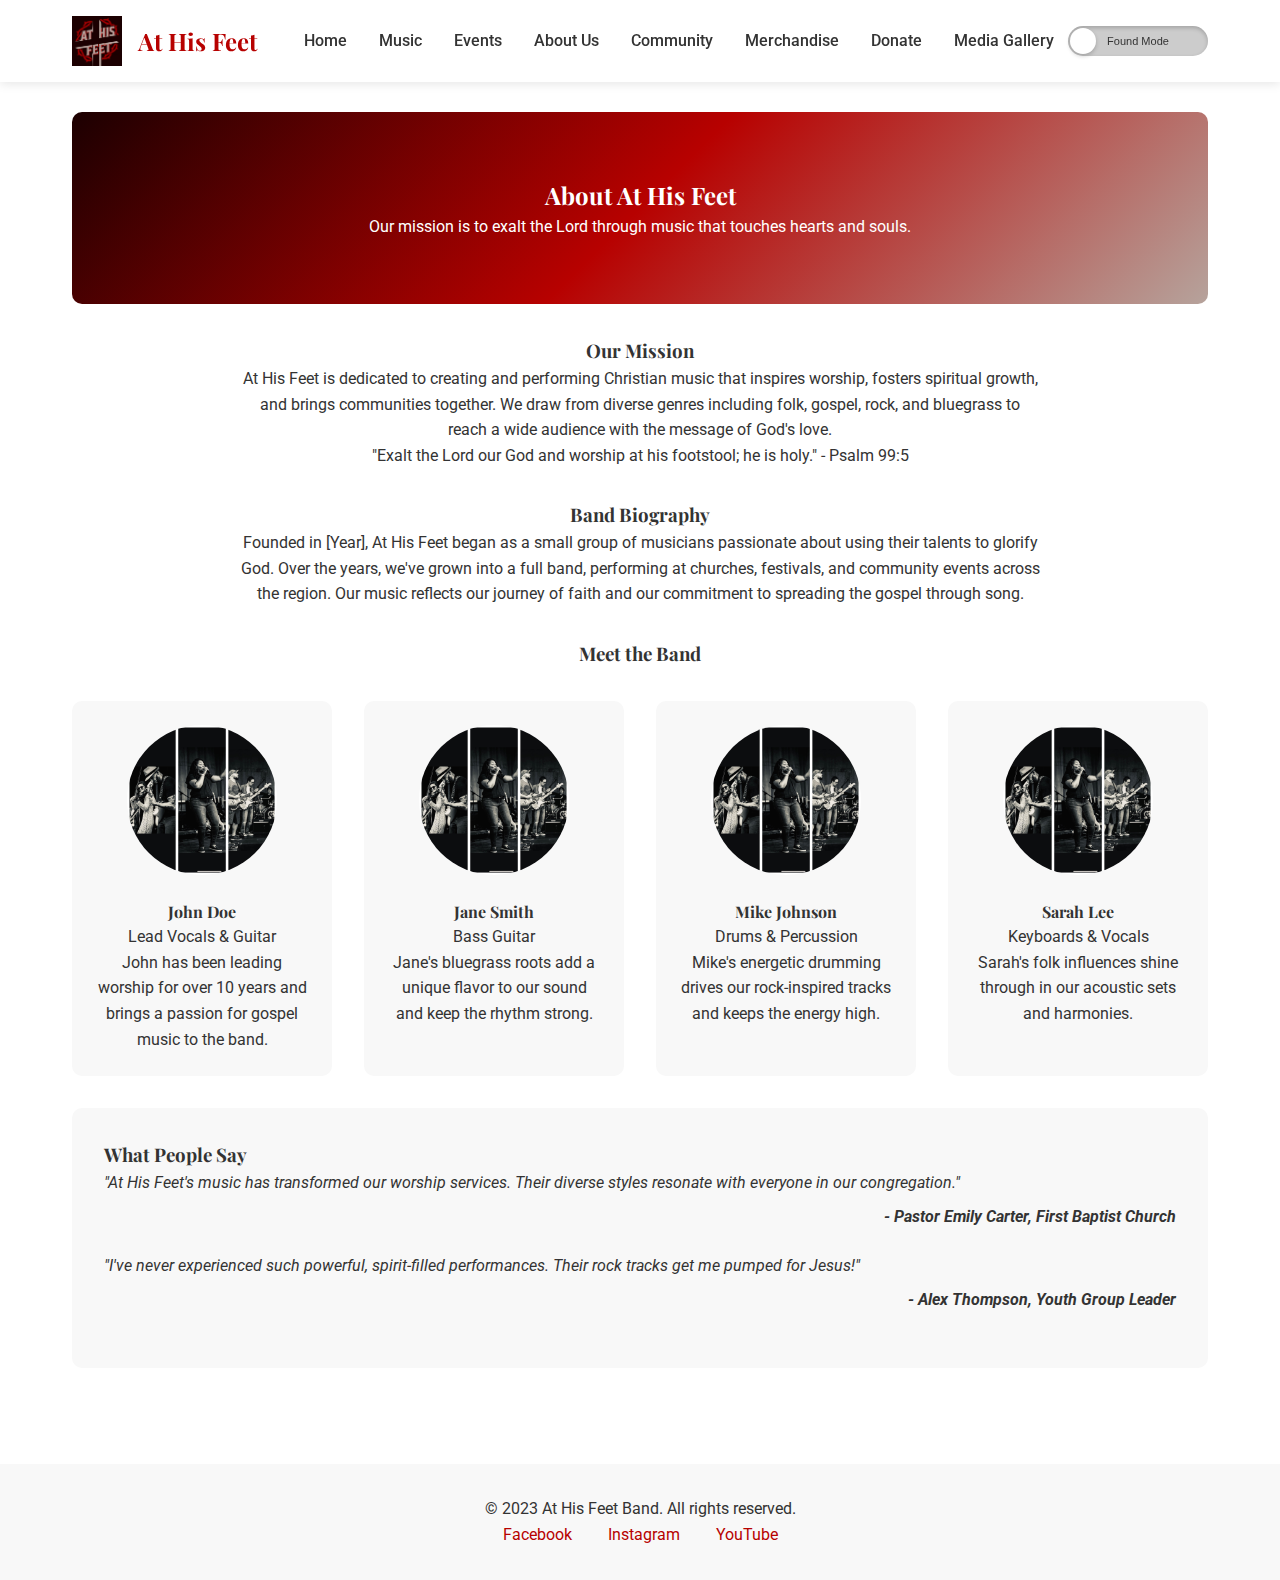
<file: about.html>
<!DOCTYPE html>
<html lang="en">
<head>
    <meta charset="UTF-8">
    <meta name="viewport" content="width=device-width, initial-scale=1.0">
    <title>About Us - At His Feet</title>
    <link rel="stylesheet" href="styles.css">
    <link rel="icon" href="wwwroot/images/band/at-his-feet-band-logo.jpg" type="image/jpg">
</head>
<body>
    <header>
        <nav>
            <div class="logo">
                <img src="wwwroot/images/band/at-his-feet-band-logo.jpg" alt="At His Feet Band Logo">
                <h1>At His Feet</h1>
            </div>
            <ul>
                <li><a href="index.html">Home</a></li>
                <li><a href="music.html">Music</a></li>
                <li><a href="events.html">Events</a></li>
                <li><a href="about.html">About Us</a></li>
                <li><a href="community.html">Community</a></li>
                <li><a href="merchandise.html">Merchandise</a></li>
                <li><a href="donate.html">Donate</a></li>
                <li><a href="media.html">Media Gallery</a></li>
            </ul>
            <button id="theme-toggle" aria-label="Toggle theme"></button>
        </nav>
    </header>

    <main>
        <section class="about-hero">
            <h2>About At His Feet</h2>
            <p>Our mission is to exalt the Lord through music that touches hearts and souls.</p>
        </section>

        <section class="mission">
            <h3>Our Mission</h3>
            <p>At His Feet is dedicated to creating and performing Christian music that inspires worship, fosters spiritual growth, and brings communities together. We draw from diverse genres including folk, gospel, rock, and bluegrass to reach a wide audience with the message of God's love.</p>
            <blockquote>"Exalt the Lord our God and worship at his footstool; he is holy." - Psalm 99:5</blockquote>
        </section>

        <section class="band-bio">
            <h3>Band Biography</h3>
            <p>Founded in [Year], At His Feet began as a small group of musicians passionate about using their talents to glorify God. Over the years, we've grown into a full band, performing at churches, festivals, and community events across the region. Our music reflects our journey of faith and our commitment to spreading the gospel through song.</p>
        </section>

        <section class="members">
            <h3>Meet the Band</h3>
            <div class="member-profiles">
                <div class="member">
                    <img src="wwwroot/images/band/at-his-feet-band-pic.jpg" alt="Lead Singer">
                    <h4>John Doe</h4>
                    <p>Lead Vocals & Guitar</p>
                    <p>John has been leading worship for over 10 years and brings a passion for gospel music to the band.</p>
                </div>

                <div class="member">
                    <img src="wwwroot/images/band/at-his-feet-band-pic.jpg" alt="Bassist">
                    <h4>Jane Smith</h4>
                    <p>Bass Guitar</p>
                    <p>Jane's bluegrass roots add a unique flavor to our sound and keep the rhythm strong.</p>
                </div>

                <div class="member">
                    <img src="wwwroot/images/band/at-his-feet-band-pic.jpg" alt="Drummer">
                    <h4>Mike Johnson</h4>
                    <p>Drums & Percussion</p>
                    <p>Mike's energetic drumming drives our rock-inspired tracks and keeps the energy high.</p>
                </div>

                <div class="member">
                    <img src="wwwroot/images/band/at-his-feet-band-pic.jpg" alt="Keyboardist">
                    <h4>Sarah Lee</h4>
                    <p>Keyboards & Vocals</p>
                    <p>Sarah's folk influences shine through in our acoustic sets and harmonies.</p>
                </div>
            </div>
        </section>

        <section class="testimonials">
            <h3>What People Say</h3>
            <div class="testimonial">
                <p>"At His Feet's music has transformed our worship services. Their diverse styles resonate with everyone in our congregation."</p>
                <cite>- Pastor Emily Carter, First Baptist Church</cite>
            </div>
            <div class="testimonial">
                <p>"I've never experienced such powerful, spirit-filled performances. Their rock tracks get me pumped for Jesus!"</p>
                <cite>- Alex Thompson, Youth Group Leader</cite>
            </div>
        </section>
    </main>

    <footer>
        <p>&copy; 2023 At His Feet Band. All rights reserved.</p>
        <div class="social-links">
            <a href="#">Facebook</a>
            <a href="#">Instagram</a>
            <a href="#">YouTube</a>
        </div>
    </footer>

    <script src="script.js"></script>
</body>
</html>
</file>
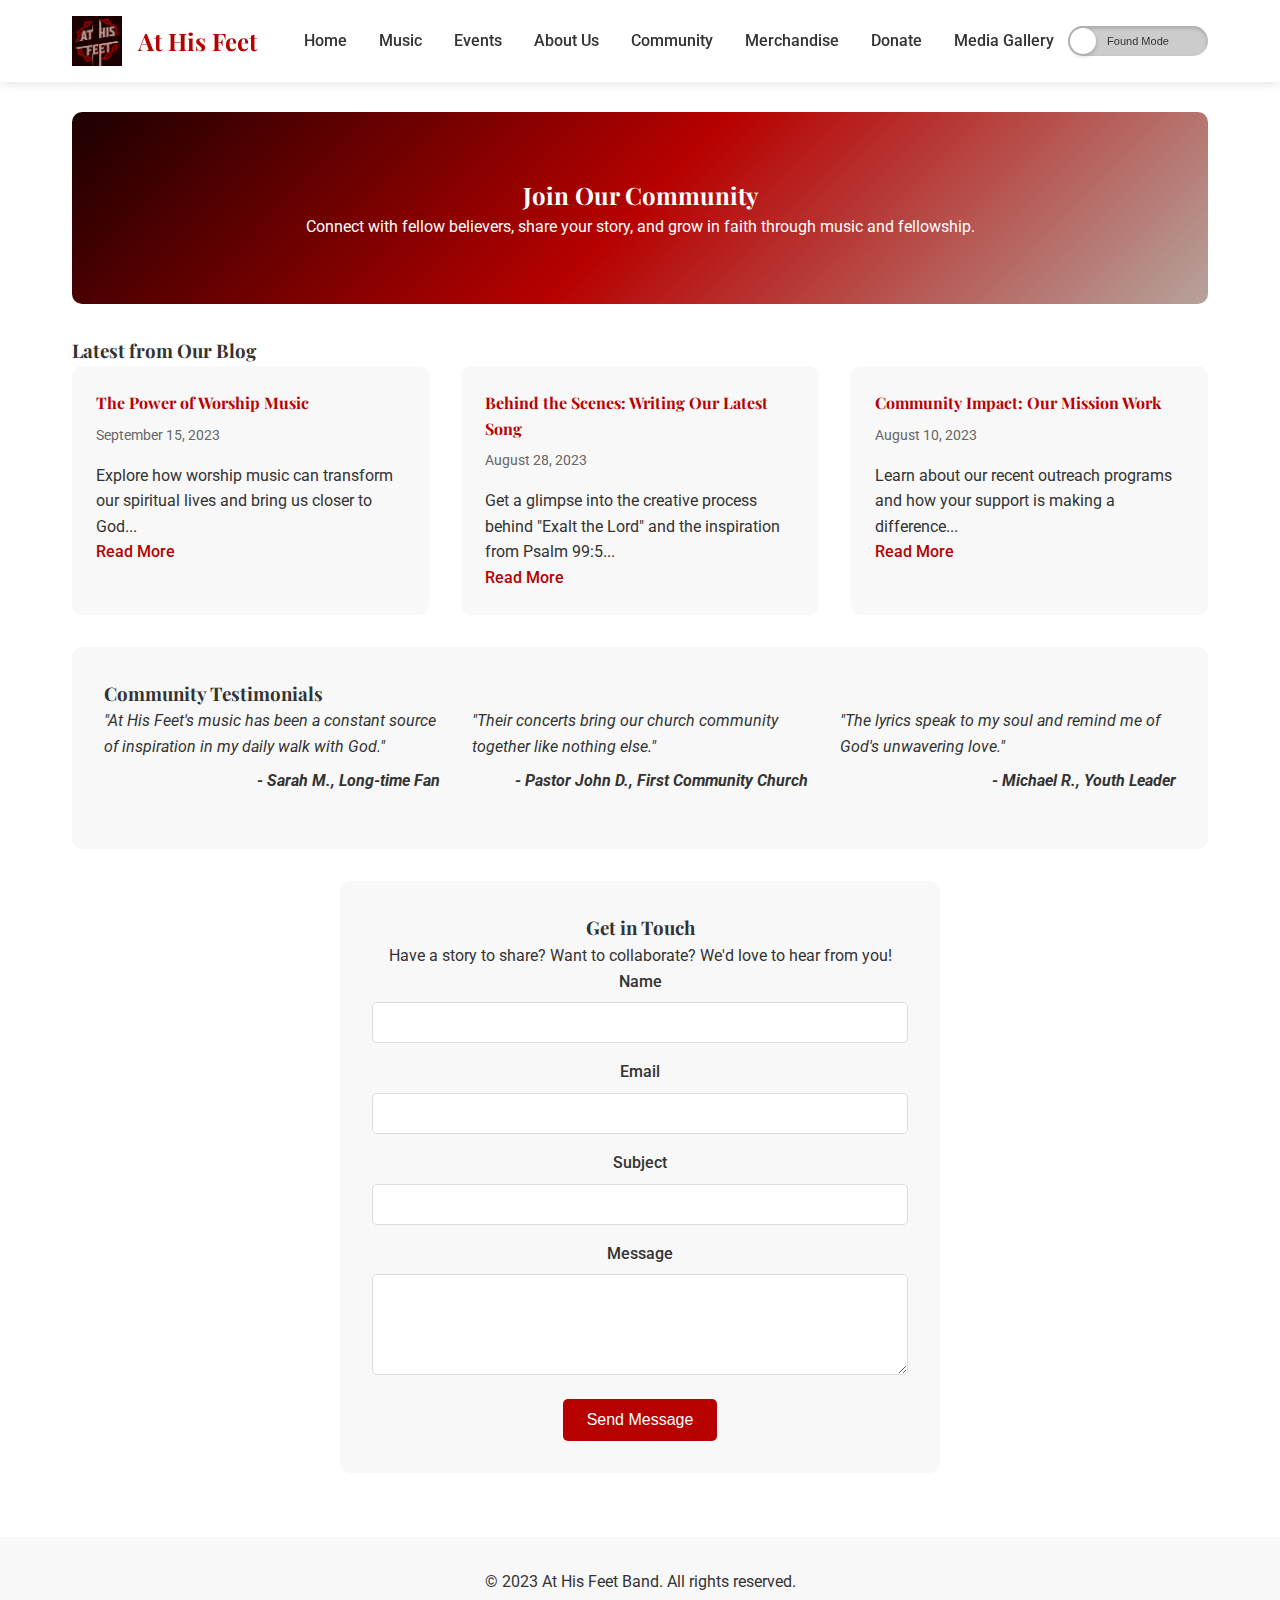
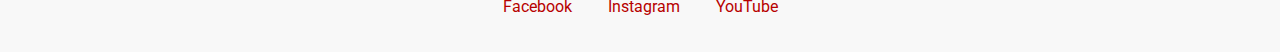
<file: community.html>
<!DOCTYPE html>
<html lang="en">
<head>
    <meta charset="UTF-8">
    <meta name="viewport" content="width=device-width, initial-scale=1.0">
    <title>Community - At His Feet</title>
    <link rel="stylesheet" href="styles.css">
    <link rel="icon" href="wwwroot/images/band/at-his-feet-band-logo.jpg" type="image/jpg">
</head>
<body>
    <header>
        <nav>
            <div class="logo">
                <img src="wwwroot/images/band/at-his-feet-band-logo.jpg" alt="At His Feet Band Logo">
                <h1>At His Feet</h1>
            </div>
            <ul>
                <li><a href="index.html">Home</a></li>
                <li><a href="music.html">Music</a></li>
                <li><a href="events.html">Events</a></li>
                <li><a href="about.html">About Us</a></li>
                <li><a href="community.html">Community</a></li>
                <li><a href="merchandise.html">Merchandise</a></li>
                <li><a href="donate.html">Donate</a></li>
                <li><a href="media.html">Media Gallery</a></li>
            </ul>
            <button id="theme-toggle" aria-label="Toggle theme"></button>
        </nav>
    </header>

    <main>
        <section class="community-hero">
            <h2>Join Our Community</h2>
            <p>Connect with fellow believers, share your story, and grow in faith through music and fellowship.</p>
        </section>

        <section class="blog">
            <h3>Latest from Our Blog</h3>
            <div class="blog-posts">
                <article class="blog-post">
                    <h4>The Power of Worship Music</h4>
                    <p class="date">September 15, 2023</p>
                    <p>Explore how worship music can transform our spiritual lives and bring us closer to God...</p>
                    <a href="#" class="read-more">Read More</a>
                </article>

                <article class="blog-post">
                    <h4>Behind the Scenes: Writing Our Latest Song</h4>
                    <p class="date">August 28, 2023</p>
                    <p>Get a glimpse into the creative process behind "Exalt the Lord" and the inspiration from Psalm 99:5...</p>
                    <a href="#" class="read-more">Read More</a>
                </article>

                <article class="blog-post">
                    <h4>Community Impact: Our Mission Work</h4>
                    <p class="date">August 10, 2023</p>
                    <p>Learn about our recent outreach programs and how your support is making a difference...</p>
                    <a href="#" class="read-more">Read More</a>
                </article>
            </div>
        </section>

        <section class="testimonials">
            <h3>Community Testimonials</h3>
            <div class="testimonial-grid">
                <div class="testimonial">
                    <p>"At His Feet's music has been a constant source of inspiration in my daily walk with God."</p>
                    <cite>- Sarah M., Long-time Fan</cite>
                </div>
                <div class="testimonial">
                    <p>"Their concerts bring our church community together like nothing else."</p>
                    <cite>- Pastor John D., First Community Church</cite>
                </div>
                <div class="testimonial">
                    <p>"The lyrics speak to my soul and remind me of God's unwavering love."</p>
                    <cite>- Michael R., Youth Leader</cite>
                </div>
            </div>
        </section>

        <section class="contact">
            <h3>Get in Touch</h3>
            <p>Have a story to share? Want to collaborate? We'd love to hear from you!</p>
            <form id="contact-form">
                <div class="form-group">
                    <label for="contact-name">Name</label>
                    <input type="text" id="contact-name" required>
                </div>
                <div class="form-group">
                    <label for="contact-email">Email</label>
                    <input type="email" id="contact-email" required>
                </div>
                <div class="form-group">
                    <label for="contact-subject">Subject</label>
                    <input type="text" id="contact-subject" required>
                </div>
                <div class="form-group">
                    <label for="contact-message">Message</label>
                    <textarea id="contact-message" rows="5" required></textarea>
                </div>
                <button type="submit" class="contact-btn">Send Message</button>
            </form>
        </section>
    </main>

    <footer>
        <p>&copy; 2023 At His Feet Band. All rights reserved.</p>
        <div class="social-links">
            <a href="#">Facebook</a>
            <a href="#">Instagram</a>
            <a href="#">YouTube</a>
        </div>
    </footer>

    <script src="script.js"></script>
    <script>
        // Contact Form Handling
        const contactForm = document.getElementById('contact-form');
        contactForm.addEventListener('submit', function(e) {
            e.preventDefault();
            const name = document.getElementById('contact-name').value;
            const email = document.getElementById('contact-email').value;
            const subject = document.getElementById('contact-subject').value;
            const message = document.getElementById('contact-message').value;

            alert(`Thank you, ${name}! Your message has been sent. We'll get back to you soon.`);
            this.reset();
        });
    </script>
</body>
</html>
</file>
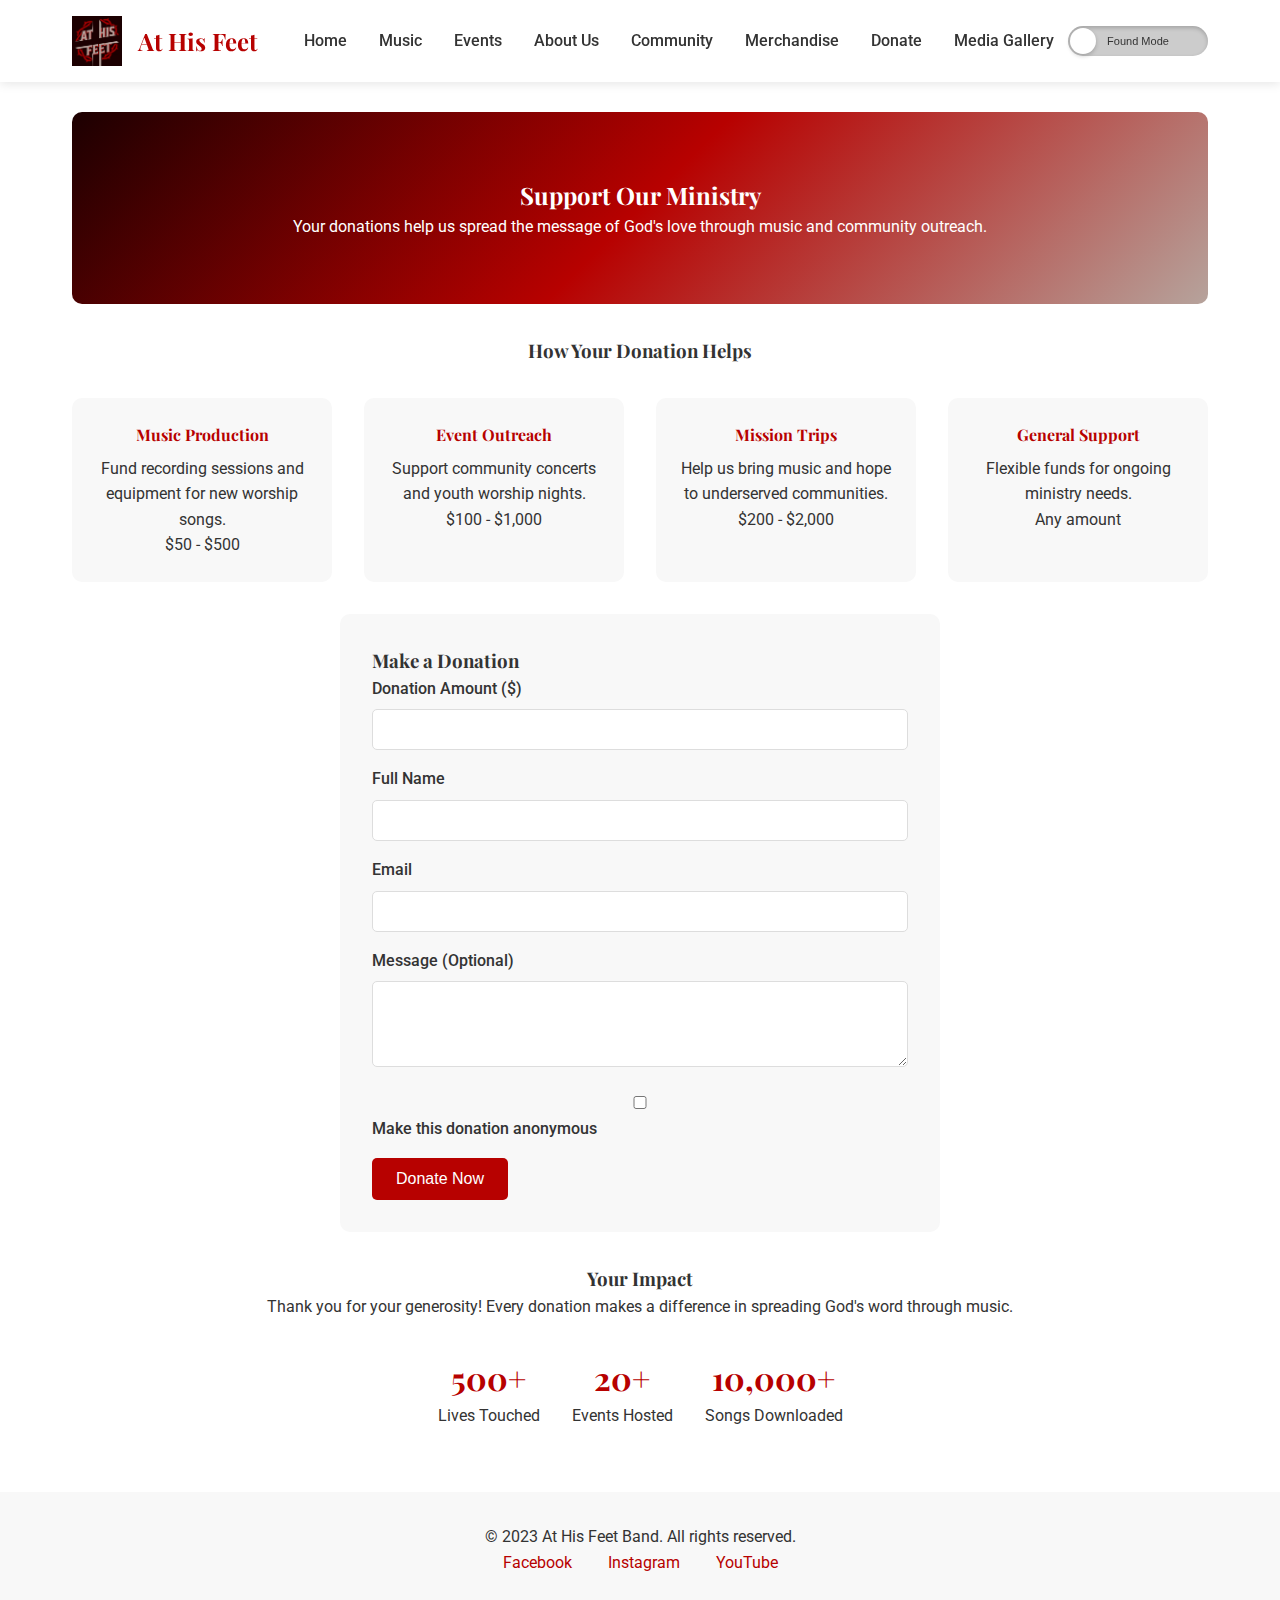
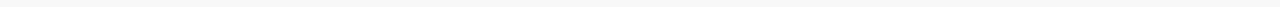
<file: donate.html>
<!DOCTYPE html>
<html lang="en">
<head>
    <meta charset="UTF-8">
    <meta name="viewport" content="width=device-width, initial-scale=1.0">
    <title>Donate - At His Feet</title>
    <link rel="stylesheet" href="styles.css">
    <link rel="icon" href="wwwroot/images/band/at-his-feet-band-logo.jpg" type="image/jpg">
</head>
<body>
    <header>
        <nav>
            <div class="logo">
                <img src="wwwroot/images/band/at-his-feet-band-logo.jpg" alt="At His Feet Band Logo">
                <h1>At His Feet</h1>
            </div>
            <ul>
                <li><a href="index.html">Home</a></li>
                <li><a href="music.html">Music</a></li>
                <li><a href="events.html">Events</a></li>
                <li><a href="about.html">About Us</a></li>
                <li><a href="community.html">Community</a></li>
                <li><a href="merchandise.html">Merchandise</a></li>
                <li><a href="donate.html">Donate</a></li>
                <li><a href="media.html">Media Gallery</a></li>
            </ul>
            <button id="theme-toggle" aria-label="Toggle theme"></button>
        </nav>
    </header>

    <main>
        <section class="donate-hero">
            <h2>Support Our Ministry</h2>
            <p>Your donations help us spread the message of God's love through music and community outreach.</p>
        </section>

        <section class="donation-options">
            <h3>How Your Donation Helps</h3>
            <div class="options-grid">
                <div class="option">
                    <h4>Music Production</h4>
                    <p>Fund recording sessions and equipment for new worship songs.</p>
                    <p>$50 - $500</p>
                </div>
                <div class="option">
                    <h4>Event Outreach</h4>
                    <p>Support community concerts and youth worship nights.</p>
                    <p>$100 - $1,000</p>
                </div>
                <div class="option">
                    <h4>Mission Trips</h4>
                    <p>Help us bring music and hope to underserved communities.</p>
                    <p>$200 - $2,000</p>
                </div>
                <div class="option">
                    <h4>General Support</h4>
                    <p>Flexible funds for ongoing ministry needs.</p>
                    <p>Any amount</p>
                </div>
            </div>
        </section>

        <section class="donation-form">
            <h3>Make a Donation</h3>
            <form id="donate-form">
                <div class="form-group">
                    <label for="amount">Donation Amount ($)</label>
                    <input type="number" id="amount" min="1" required>
                </div>
                <div class="form-group">
                    <label for="name">Full Name</label>
                    <input type="text" id="name" required>
                </div>
                <div class="form-group">
                    <label for="email">Email</label>
                    <input type="email" id="email" required>
                </div>
                <div class="form-group">
                    <label for="message">Message (Optional)</label>
                    <textarea id="message" rows="4"></textarea>
                </div>
                <div class="form-group">
                    <label>
                        <input type="checkbox" id="anonymous"> Make this donation anonymous
                    </label>
                </div>
                <button type="submit" class="donate-btn">Donate Now</button>
            </form>
        </section>

        <section class="impact">
            <h3>Your Impact</h3>
            <p>Thank you for your generosity! Every donation makes a difference in spreading God's word through music.</p>
            <div class="impact-stats">
                <div class="stat">
                    <h4>500+</h4>
                    <p>Lives Touched</p>
                </div>
                <div class="stat">
                    <h4>20+</h4>
                    <p>Events Hosted</p>
                </div>
                <div class="stat">
                    <h4>10,000+</h4>
                    <p>Songs Downloaded</p>
                </div>
            </div>
        </section>
    </main>

    <footer>
        <p>&copy; 2023 At His Feet Band. All rights reserved.</p>
        <div class="social-links">
            <a href="#">Facebook</a>
            <a href="#">Instagram</a>
            <a href="#">YouTube</a>
        </div>
    </footer>

    <script src="script.js"></script>
    <script>
        // Donation Form Handling
        const donateForm = document.getElementById('donate-form');
        donateForm.addEventListener('submit', function(e) {
            e.preventDefault();
            const amount = document.getElementById('amount').value;
            const name = document.getElementById('name').value;
            const email = document.getElementById('email').value;
            const message = document.getElementById('message').value;
            const anonymous = document.getElementById('anonymous').checked;

            alert(`Thank you for your donation of $${amount}! We'll send a confirmation to ${email}.`);
            this.reset();
        });
    </script>
</body>
</html>
</file>
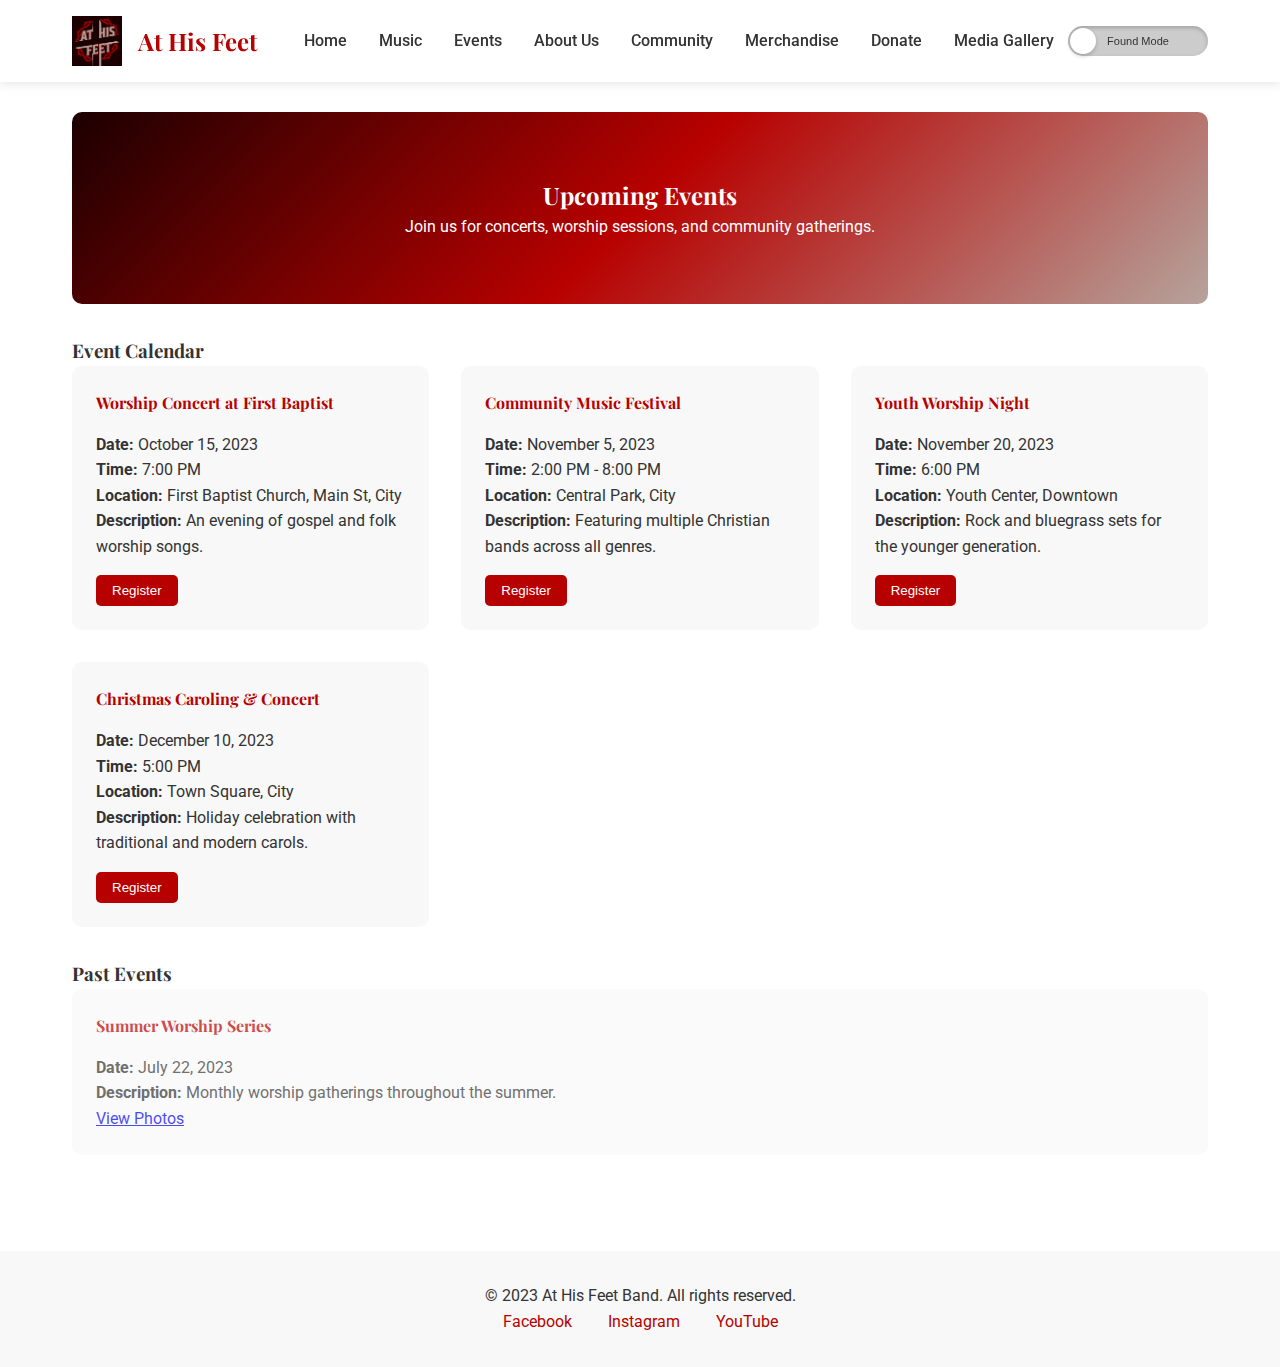
<file: events.html>
<!DOCTYPE html>
<html lang="en">
<head>
    <meta charset="UTF-8">
    <meta name="viewport" content="width=device-width, initial-scale=1.0">
    <title>Events - At His Feet</title>
    <link rel="stylesheet" href="styles.css">
    <link rel="icon" href="wwwroot/images/band/at-his-feet-band-logo.jpg" type="image/jpg">
</head>
<body>
    <header>
        <nav>
            <div class="logo">
                <img src="wwwroot/images/band/at-his-feet-band-logo.jpg" alt="At His Feet Band Logo">
                <h1>At His Feet</h1>
            </div>
            <ul>
                <li><a href="index.html">Home</a></li>
                <li><a href="music.html">Music</a></li>
                <li><a href="events.html">Events</a></li>
                <li><a href="about.html">About Us</a></li>
                <li><a href="community.html">Community</a></li>
                <li><a href="merchandise.html">Merchandise</a></li>
                <li><a href="donate.html">Donate</a></li>
                <li><a href="media.html">Media Gallery</a></li>
            </ul>
            <button id="theme-toggle">Lost vs Found</button>
        </nav>
    </header>

    <main>
        <section class="events-hero">
            <h2>Upcoming Events</h2>
            <p>Join us for concerts, worship sessions, and community gatherings.</p>
        </section>

        <section class="event-calendar">
            <h3>Event Calendar</h3>
            <div class="events-list">
                <div class="event-card">
                    <h4>Worship Concert at First Baptist</h4>
                    <p><strong>Date:</strong> October 15, 2023</p>
                    <p><strong>Time:</strong> 7:00 PM</p>
                    <p><strong>Location:</strong> First Baptist Church, Main St, City</p>
                    <p><strong>Description:</strong> An evening of gospel and folk worship songs.</p>
                    <button class="register-btn">Register</button>
                </div>

                <div class="event-card">
                    <h4>Community Music Festival</h4>
                    <p><strong>Date:</strong> November 5, 2023</p>
                    <p><strong>Time:</strong> 2:00 PM - 8:00 PM</p>
                    <p><strong>Location:</strong> Central Park, City</p>
                    <p><strong>Description:</strong> Featuring multiple Christian bands across all genres.</p>
                    <button class="register-btn">Register</button>
                </div>

                <div class="event-card">
                    <h4>Youth Worship Night</h4>
                    <p><strong>Date:</strong> November 20, 2023</p>
                    <p><strong>Time:</strong> 6:00 PM</p>
                    <p><strong>Location:</strong> Youth Center, Downtown</p>
                    <p><strong>Description:</strong> Rock and bluegrass sets for the younger generation.</p>
                    <button class="register-btn">Register</button>
                </div>

                <div class="event-card">
                    <h4>Christmas Caroling & Concert</h4>
                    <p><strong>Date:</strong> December 10, 2023</p>
                    <p><strong>Time:</strong> 5:00 PM</p>
                    <p><strong>Location:</strong> Town Square, City</p>
                    <p><strong>Description:</strong> Holiday celebration with traditional and modern carols.</p>
                    <button class="register-btn">Register</button>
                </div>
            </div>
        </section>

        <section class="past-events">
            <h3>Past Events</h3>
            <div class="events-list">
                <div class="event-card past">
                    <h4>Summer Worship Series</h4>
                    <p><strong>Date:</strong> July 22, 2023</p>
                    <p><strong>Description:</strong> Monthly worship gatherings throughout the summer.</p>
                    <a href="media.html">View Photos</a>
                </div>
            </div>
        </section>
    </main>

    <footer>
        <p>&copy; 2023 At His Feet Band. All rights reserved.</p>
        <div class="social-links">
            <a href="#">Facebook</a>
            <a href="#">Instagram</a>
            <a href="#">YouTube</a>
        </div>
    </footer>

    <script src="script.js"></script>
    <script>
        // Event Registration (Placeholder)
        const registerButtons = document.querySelectorAll('.register-btn');
        registerButtons.forEach(button => {
            button.addEventListener('click', () => {
                alert('Registration feature coming soon! Please contact us directly.');
            });
        });
    </script>
</body>
</html>
</file>
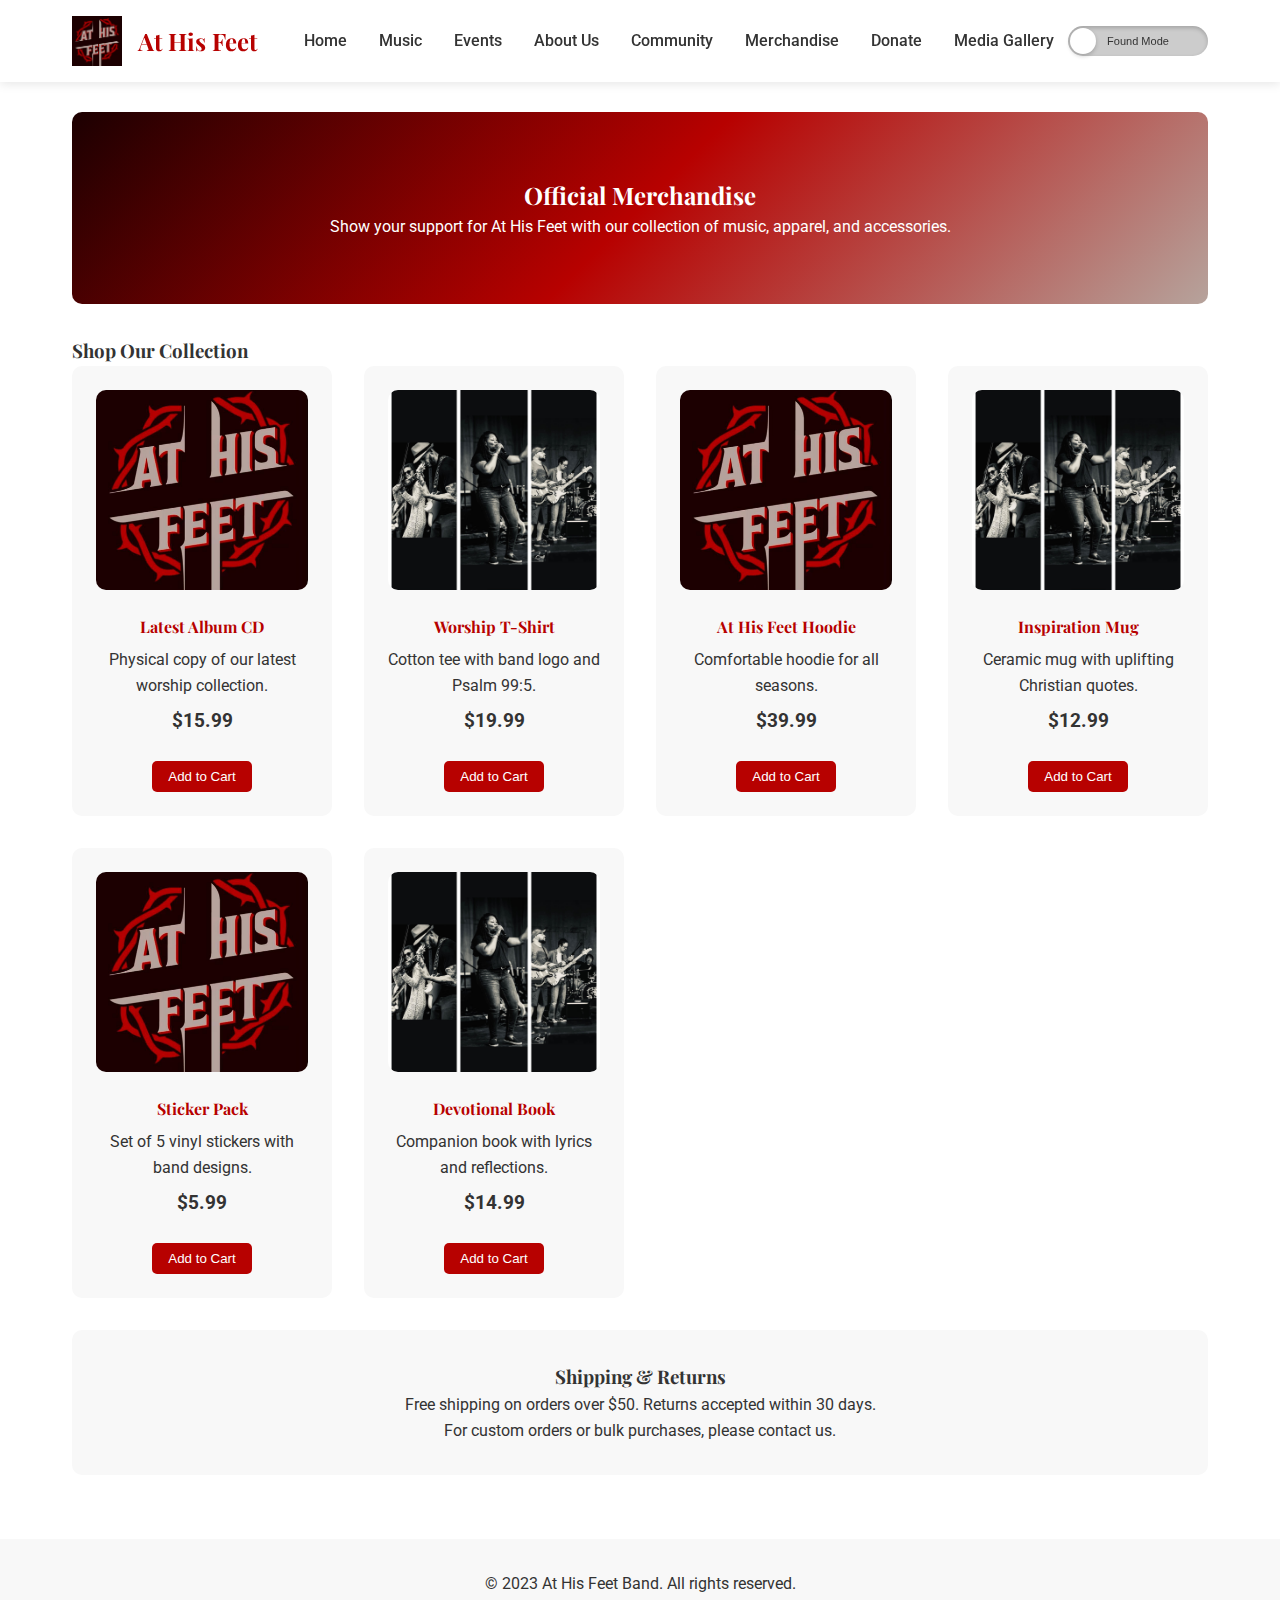
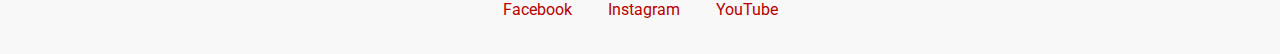
<file: merchandise.html>
<!DOCTYPE html>
<html lang="en">
<head>
    <meta charset="UTF-8">
    <meta name="viewport" content="width=device-width, initial-scale=1.0">
    <title>Merchandise - At His Feet</title>
    <link rel="stylesheet" href="styles.css">
    <link rel="icon" href="wwwroot/images/band/at-his-feet-band-logo.jpg" type="image/jpg">
</head>
<body>
    <header>
        <nav>
            <div class="logo">
                <img src="wwwroot/images/band/at-his-feet-band-logo.jpg" alt="At His Feet Band Logo">
                <h1>At His Feet</h1>
            </div>
            <ul>
                <li><a href="index.html">Home</a></li>
                <li><a href="music.html">Music</a></li>
                <li><a href="events.html">Events</a></li>
                <li><a href="about.html">About Us</a></li>
                <li><a href="community.html">Community</a></li>
                <li><a href="merchandise.html">Merchandise</a></li>
                <li><a href="donate.html">Donate</a></li>
                <li><a href="media.html">Media Gallery</a></li>
            </ul>
            <button id="theme-toggle" aria-label="Toggle theme"></button>
        </nav>
    </header>

    <main>
        <section class="merch-hero">
            <h2>Official Merchandise</h2>
            <p>Show your support for At His Feet with our collection of music, apparel, and accessories.</p>
        </section>

        <section class="merchandise-shop">
            <h3>Shop Our Collection</h3>
            <div class="product-grid">
                <div class="product-card">
                    <img src="wwwroot/images/band/at-his-feet-band-logo.jpg" alt="At His Feet CD">
                    <h4>Latest Album CD</h4>
                    <p>Physical copy of our latest worship collection.</p>
                    <p class="price">$15.99</p>
                    <button class="add-to-cart">Add to Cart</button>
                </div>

                <div class="product-card">
                    <img src="wwwroot/images/band/at-his-feet-band-pic.jpg" alt="T-Shirt">
                    <h4>Worship T-Shirt</h4>
                    <p>Cotton tee with band logo and Psalm 99:5.</p>
                    <p class="price">$19.99</p>
                    <button class="add-to-cart">Add to Cart</button>
                </div>

                <div class="product-card">
                    <img src="wwwroot/images/band/at-his-feet-band-logo.jpg" alt="Hoodie">
                    <h4>At His Feet Hoodie</h4>
                    <p>Comfortable hoodie for all seasons.</p>
                    <p class="price">$39.99</p>
                    <button class="add-to-cart">Add to Cart</button>
                </div>

                <div class="product-card">
                    <img src="wwwroot/images/band/at-his-feet-band-pic.jpg" alt="Mug">
                    <h4>Inspiration Mug</h4>
                    <p>Ceramic mug with uplifting Christian quotes.</p>
                    <p class="price">$12.99</p>
                    <button class="add-to-cart">Add to Cart</button>
                </div>

                <div class="product-card">
                    <img src="wwwroot/images/band/at-his-feet-band-logo.jpg" alt="Sticker Pack">
                    <h4>Sticker Pack</h4>
                    <p>Set of 5 vinyl stickers with band designs.</p>
                    <p class="price">$5.99</p>
                    <button class="add-to-cart">Add to Cart</button>
                </div>

                <div class="product-card">
                    <img src="wwwroot/images/band/at-his-feet-band-pic.jpg" alt="Devotional Book">
                    <h4>Devotional Book</h4>
                    <p>Companion book with lyrics and reflections.</p>
                    <p class="price">$14.99</p>
                    <button class="add-to-cart">Add to Cart</button>
                </div>
            </div>
        </section>

        <section class="shipping-info">
            <h3>Shipping & Returns</h3>
            <p>Free shipping on orders over $50. Returns accepted within 30 days.</p>
            <p>For custom orders or bulk purchases, please contact us.</p>
        </section>
    </main>

    <footer>
        <p>&copy; 2023 At His Feet Band. All rights reserved.</p>
        <div class="social-links">
            <a href="#">Facebook</a>
            <a href="#">Instagram</a>
            <a href="#">YouTube</a>
        </div>
    </footer>

    <script src="script.js"></script>
    <script>
        // Add to Cart Functionality (Placeholder)
        const addToCartButtons = document.querySelectorAll('.add-to-cart');
        addToCartButtons.forEach(button => {
            button.addEventListener('click', () => {
                const productName = button.parentElement.querySelector('h4').textContent;
                alert(`${productName} added to cart! (E-commerce integration coming soon)`);
            });
        });
    </script>
</body>
</html>
</file>
<file: styles.css>
/* Import Google Fonts */
@import url('https://fonts.googleapis.com/css2?family=Playfair+Display:wght@400;700&family=Roboto:wght@300;400;500&display=swap');

/* CSS Variables for Themes */
:root {
    --primary-color: #b70100;
    --secondary-color: #b6a39c;
    --accent-color: #1c0001;
    --bg-color: #ffffff;
    --text-color: #333333;
    --nav-bg: rgba(255, 255, 255, 0.9);
    --footer-bg: #f8f8f8;
    --button-bg: #b70100;
    --button-hover: #a00100;
    --gradient: linear-gradient(135deg, #1c0001, #b70100, #b6a39c);
}

html[data-theme="dark"] {
    --bg-color: #1c0001;
    --text-color: #f0f0f0;
    --nav-bg: rgba(28, 0, 1, 0.9);
    --footer-bg: #2a0002;
    --button-bg: #b70100;
    --button-hover: #d70100;
    --gradient: linear-gradient(135deg, #b6a39c, #b70100, #1c0001);
}

/* Global Styles */
* {
    margin: 0;
    padding: 0;
    box-sizing: border-box;
}

body {
    font-family: 'Roboto', sans-serif;
    background-color: var(--bg-color);
    color: var(--text-color);
    line-height: 1.6;
    transition: background-color 0.3s, color 0.3s;
}

h1, h2, h3, h4 {
    font-family: 'Playfair Display', serif;
}

/* Header and Navigation */
header {
    position: fixed;
    top: 0;
    width: 100%;
    background: var(--nav-bg);
    backdrop-filter: blur(10px);
    z-index: 1000;
    box-shadow: 0 2px 10px rgba(0, 0, 0, 0.1);
}

nav {
    display: flex;
    justify-content: space-between;
    align-items: center;
    padding: 1rem 2rem;
    max-width: 1200px;
    margin: 0 auto;
}

.logo {
    display: flex;
    align-items: center;
}

.logo img {
    width: 50px;
    height: 50px;
    margin-right: 1rem;
}

.logo h1 {
    font-size: 1.5rem;
    color: var(--primary-color);
}

nav ul {
    display: flex;
    list-style: none;
}

nav ul li {
    margin-left: 2rem;
}

nav ul li a {
    text-decoration: none;
    color: var(--text-color);
    font-weight: 500;
    transition: color 0.3s;
}

nav ul li a:hover {
    color: var(--primary-color);
}

#theme-toggle {
    position: relative;
    width: 140px;
    height: 30px;
    background: #ccc;
    border: none;
    border-radius: 15px;
    cursor: pointer;
    transition: background 0.3s;
    box-shadow: inset 0 2px 4px rgba(0, 0, 0, 0.2);
    outline: none;
    font-size: 11px;
    font-weight: 500;
    color: var(--text-color);
    display: flex;
    align-items: center;
    justify-content: center;
    padding: 0 8px;
}

#theme-toggle::before {
    content: '';
    position: absolute;
    top: 2px;
    left: 2px;
    width: 26px;
    height: 26px;
    background: white;
    border-radius: 50%;
    transition: transform 0.3s;
    box-shadow: 0 2px 4px rgba(0, 0, 0, 0.2);
}

html[data-theme="dark"] #theme-toggle::before {
    transform: translateX(106px);
}

/* Disable ALL transitions on page load to prevent flash/animation */
html:not([data-theme-loaded]) #theme-toggle,
html:not([data-theme-loaded]) #theme-toggle::before,
html:not([data-theme-loaded]) * {
    transition: none !important;
    animation: none !important;
}

/* Force toggle position for dark mode immediately */
html[data-theme="dark"]:not([data-theme-loaded]) #theme-toggle::before {
    transform: translateX(106px) !important;
}

/* Re-enable transitions after initialization */
html[data-theme-loaded] #theme-toggle::before {
    transition: transform 0.3s;
}

html[data-theme-loaded] * {
    transition: background-color 0.3s, color 0.3s;
}

/* Main Content */
main {
    margin-top: 80px;
    padding: 2rem;
    max-width: 1200px;
    margin-left: auto;
    margin-right: auto;
}

/* Hero Section */
.hero {
    display: flex;
    align-items: center;
    justify-content: space-between;
    padding: 4rem 0;
    background: var(--gradient);
    color: white;
    border-radius: 10px;
    margin-bottom: 2rem;
}

.hero-content {
    flex: 1;
    padding: 2rem;
}

.hero-content h2 {
    font-size: 2.5rem;
    margin-bottom: 1rem;
}

.hero-content p {
    font-size: 1.2rem;
    margin-bottom: 1rem;
}

.cta-button {
    display: inline-block;
    background: white;
    color: var(--primary-color);
    padding: 0.75rem 1.5rem;
    text-decoration: none;
    border-radius: 5px;
    margin-right: 1rem;
    transition: background 0.3s;
}

.cta-button:hover {
    background: #f0f0f0;
}

.hero-image {
    flex: 1;
    text-align: center;
}

.hero-image img {
    max-width: 100%;
    height: auto;
    border-radius: 10px;
}

/* Featured Section */
.featured {
    text-align: center;
    margin-bottom: 2rem;
}

.featured h3 {
    font-size: 2rem;
    margin-bottom: 1rem;
    color: var(--primary-color);
}

.music-preview {
    display: flex;
    justify-content: center;
    gap: 2rem;
}

.song {
    background: var(--footer-bg);
    padding: 1rem;
    border-radius: 10px;
    width: 300px;
}

/* Newsletter */
.newsletter {
    text-align: center;
    background: var(--gradient);
    color: white;
    padding: 2rem;
    border-radius: 10px;
}

.newsletter form {
    margin-top: 1rem;
}

.newsletter input {
    padding: 0.5rem;
    margin-right: 1rem;
    border: none;
    border-radius: 5px;
}

.newsletter button {
    background: white;
    color: var(--primary-color);
    border: none;
    padding: 0.5rem 1rem;
    border-radius: 5px;
    cursor: pointer;
}

/* Footer */
footer {
    background: var(--footer-bg);
    text-align: center;
    padding: 2rem;
    margin-top: 2rem;
}

.social-links a {
    margin: 0 1rem;
    text-decoration: none;
    color: var(--primary-color);
}

/* Music Gallery */
.music-gallery {
    text-align: center;
    padding: 2rem 0;
}

.filters {
    display: flex;
    justify-content: center;
    gap: 1rem;
    margin-bottom: 2rem;
}

.filter-btn {
    background: var(--bg-color);
    border: 2px solid var(--primary-color);
    color: var(--primary-color);
    padding: 0.5rem 1rem;
    border-radius: 5px;
    cursor: pointer;
    transition: all 0.3s;
}

.filter-btn.active, .filter-btn:hover {
    background: var(--primary-color);
    color: white;
}

.songs {
    display: grid;
    grid-template-columns: repeat(auto-fit, minmax(300px, 1fr));
    gap: 2rem;
    margin-top: 2rem;
}

.song-card {
    background: var(--footer-bg);
    padding: 1.5rem;
    border-radius: 10px;
    text-align: center;
    transition: transform 0.3s;
}

.song-card:hover {
    transform: translateY(-5px);
}

.song-card h3 {
    color: var(--primary-color);
    margin-bottom: 0.5rem;
}

.song-card audio {
    width: 100%;
    margin: 1rem 0;
}

.download-btn {
    display: inline-block;
    background: var(--primary-color);
    color: white;
    padding: 0.5rem 1rem;
    text-decoration: none;
    border-radius: 5px;
    margin-top: 1rem;
    transition: background 0.3s;
}

.download-btn:hover {
    background: var(--button-hover);
}

/* About Page */
.about-hero, .events-hero, .media-hero, .donate-hero, .merch-hero, .community-hero {
    text-align: center;
    padding: 4rem 0;
    background: var(--gradient);
    color: white;
    border-radius: 10px;
    margin-bottom: 2rem;
}

.mission, .band-bio {
    max-width: 800px;
    margin: 0 auto 2rem;
    text-align: center;
}

.members {
    text-align: center;
}

.member-profiles {
    display: grid;
    grid-template-columns: repeat(auto-fit, minmax(250px, 1fr));
    gap: 2rem;
    margin-top: 2rem;
}

.member {
    background: var(--footer-bg);
    padding: 1.5rem;
    border-radius: 10px;
    text-align: center;
}

.member img {
    width: 150px;
    height: 150px;
    border-radius: 50%;
    margin-bottom: 1rem;
}

.testimonials {
    background: var(--footer-bg);
    padding: 2rem;
    border-radius: 10px;
    margin: 2rem 0;
}

.testimonial {
    margin-bottom: 1.5rem;
    font-style: italic;
}

.testimonial cite {
    display: block;
    text-align: right;
    margin-top: 0.5rem;
    font-weight: bold;
}

/* Events Page */
.event-calendar, .past-events {
    margin-bottom: 2rem;
}

.events-list {
    display: grid;
    grid-template-columns: repeat(auto-fit, minmax(300px, 1fr));
    gap: 2rem;
}

.event-card {
    background: var(--footer-bg);
    padding: 1.5rem;
    border-radius: 10px;
    transition: transform 0.3s;
}

.event-card:hover {
    transform: translateY(-5px);
}

.event-card h4 {
    color: var(--primary-color);
    margin-bottom: 1rem;
}

.register-btn {
    background: var(--primary-color);
    color: white;
    border: none;
    padding: 0.5rem 1rem;
    border-radius: 5px;
    cursor: pointer;
    margin-top: 1rem;
    transition: background 0.3s;
}

.register-btn:hover {
    background: var(--button-hover);
}

.event-card.past {
    opacity: 0.7;
}

/* Media Gallery */
.photo-gallery, .video-gallery {
    margin-bottom: 2rem;
}

.gallery-grid, .video-grid {
    display: grid;
    grid-template-columns: repeat(auto-fit, minmax(250px, 1fr));
    gap: 1rem;
}

.gallery-item, .video-item {
    text-align: center;
}

.gallery-item img {
    width: 100%;
    height: 200px;
    object-fit: cover;
    border-radius: 10px;
    margin-bottom: 0.5rem;
}

.video-item video {
    width: 100%;
    border-radius: 10px;
}

/* Donate Page */
.donation-options {
    text-align: center;
    margin-bottom: 2rem;
}

.options-grid {
    display: grid;
    grid-template-columns: repeat(auto-fit, minmax(250px, 1fr));
    gap: 2rem;
    margin-top: 2rem;
}

.option {
    background: var(--footer-bg);
    padding: 1.5rem;
    border-radius: 10px;
    text-align: center;
}

.option h4 {
    color: var(--primary-color);
    margin-bottom: 0.5rem;
}

.donation-form {
    max-width: 600px;
    margin: 0 auto;
    background: var(--footer-bg);
    padding: 2rem;
    border-radius: 10px;
}

.form-group {
    margin-bottom: 1rem;
}

.form-group label {
    display: block;
    margin-bottom: 0.5rem;
    font-weight: 500;
}

.form-group input, .form-group textarea {
    width: 100%;
    padding: 0.75rem;
    border: 1px solid #ddd;
    border-radius: 5px;
    font-family: inherit;
}

.donate-btn, .contact-btn {
    background: var(--primary-color);
    color: white;
    border: none;
    padding: 0.75rem 1.5rem;
    border-radius: 5px;
    cursor: pointer;
    font-size: 1rem;
    transition: background 0.3s;
}

.donate-btn:hover, .contact-btn:hover {
    background: var(--button-hover);
}

.impact {
    text-align: center;
    margin-top: 2rem;
}

.impact-stats {
    display: flex;
    justify-content: center;
    gap: 2rem;
    margin-top: 2rem;
}

.stat h4 {
    font-size: 2rem;
    color: var(--primary-color);
}

/* Merchandise */
.merchandise-shop {
    margin-bottom: 2rem;
}

.product-grid {
    display: grid;
    grid-template-columns: repeat(auto-fit, minmax(250px, 1fr));
    gap: 2rem;
}

.product-card {
    background: var(--footer-bg);
    padding: 1.5rem;
    border-radius: 10px;
    text-align: center;
    transition: transform 0.3s;
}

.product-card:hover {
    transform: translateY(-5px);
}

.product-card img {
    width: 100%;
    height: 200px;
    object-fit: cover;
    border-radius: 10px;
    margin-bottom: 1rem;
}

.product-card h4 {
    color: var(--primary-color);
    margin-bottom: 0.5rem;
}

.price {
    font-size: 1.2rem;
    font-weight: bold;
    margin: 0.5rem 0;
}

.add-to-cart {
    background: var(--primary-color);
    color: white;
    border: none;
    padding: 0.5rem 1rem;
    border-radius: 5px;
    cursor: pointer;
    margin-top: 1rem;
    transition: background 0.3s;
}

.add-to-cart:hover {
    background: var(--button-hover);
}

.shipping-info {
    text-align: center;
    background: var(--footer-bg);
    padding: 2rem;
    border-radius: 10px;
}

/* Community */
.blog {
    margin-bottom: 2rem;
}

.blog-posts {
    display: grid;
    grid-template-columns: repeat(auto-fit, minmax(300px, 1fr));
    gap: 2rem;
}

.blog-post {
    background: var(--footer-bg);
    padding: 1.5rem;
    border-radius: 10px;
}

.blog-post h4 {
    color: var(--primary-color);
    margin-bottom: 0.5rem;
}

.date {
    color: #666;
    font-size: 0.9rem;
    margin-bottom: 1rem;
}

.read-more {
    color: var(--primary-color);
    text-decoration: none;
    font-weight: 500;
}

.read-more:hover {
    text-decoration: underline;
}

.testimonial-grid {
    display: grid;
    grid-template-columns: repeat(auto-fit, minmax(300px, 1fr));
    gap: 2rem;
}

.contact {
    max-width: 600px;
    margin: 0 auto;
    background: var(--footer-bg);
    padding: 2rem;
    border-radius: 10px;
    text-align: center;
}

/* Responsive Design */
@media (max-width: 768px) {
    nav {
        flex-direction: column;
        padding: 1rem;
    }

    nav ul {
        margin-top: 1rem;
    }

    nav ul li {
        margin-left: 1rem;
    }

    .hero {
        flex-direction: column;
        text-align: center;
    }

    .hero-content {
        padding: 1rem;
    }

    .music-preview {
        flex-direction: column;
        align-items: center;
    }

    .song {
        width: 100%;
        max-width: 300px;
    }

    .songs, .events-list, .member-profiles, .options-grid, .product-grid, .blog-posts, .testimonial-grid {
        grid-template-columns: 1fr;
    }

    .gallery-grid, .video-grid {
        grid-template-columns: repeat(auto-fit, minmax(200px, 1fr));
    }

    .impact-stats {
        flex-direction: column;
        align-items: center;
    }
}
</file>
